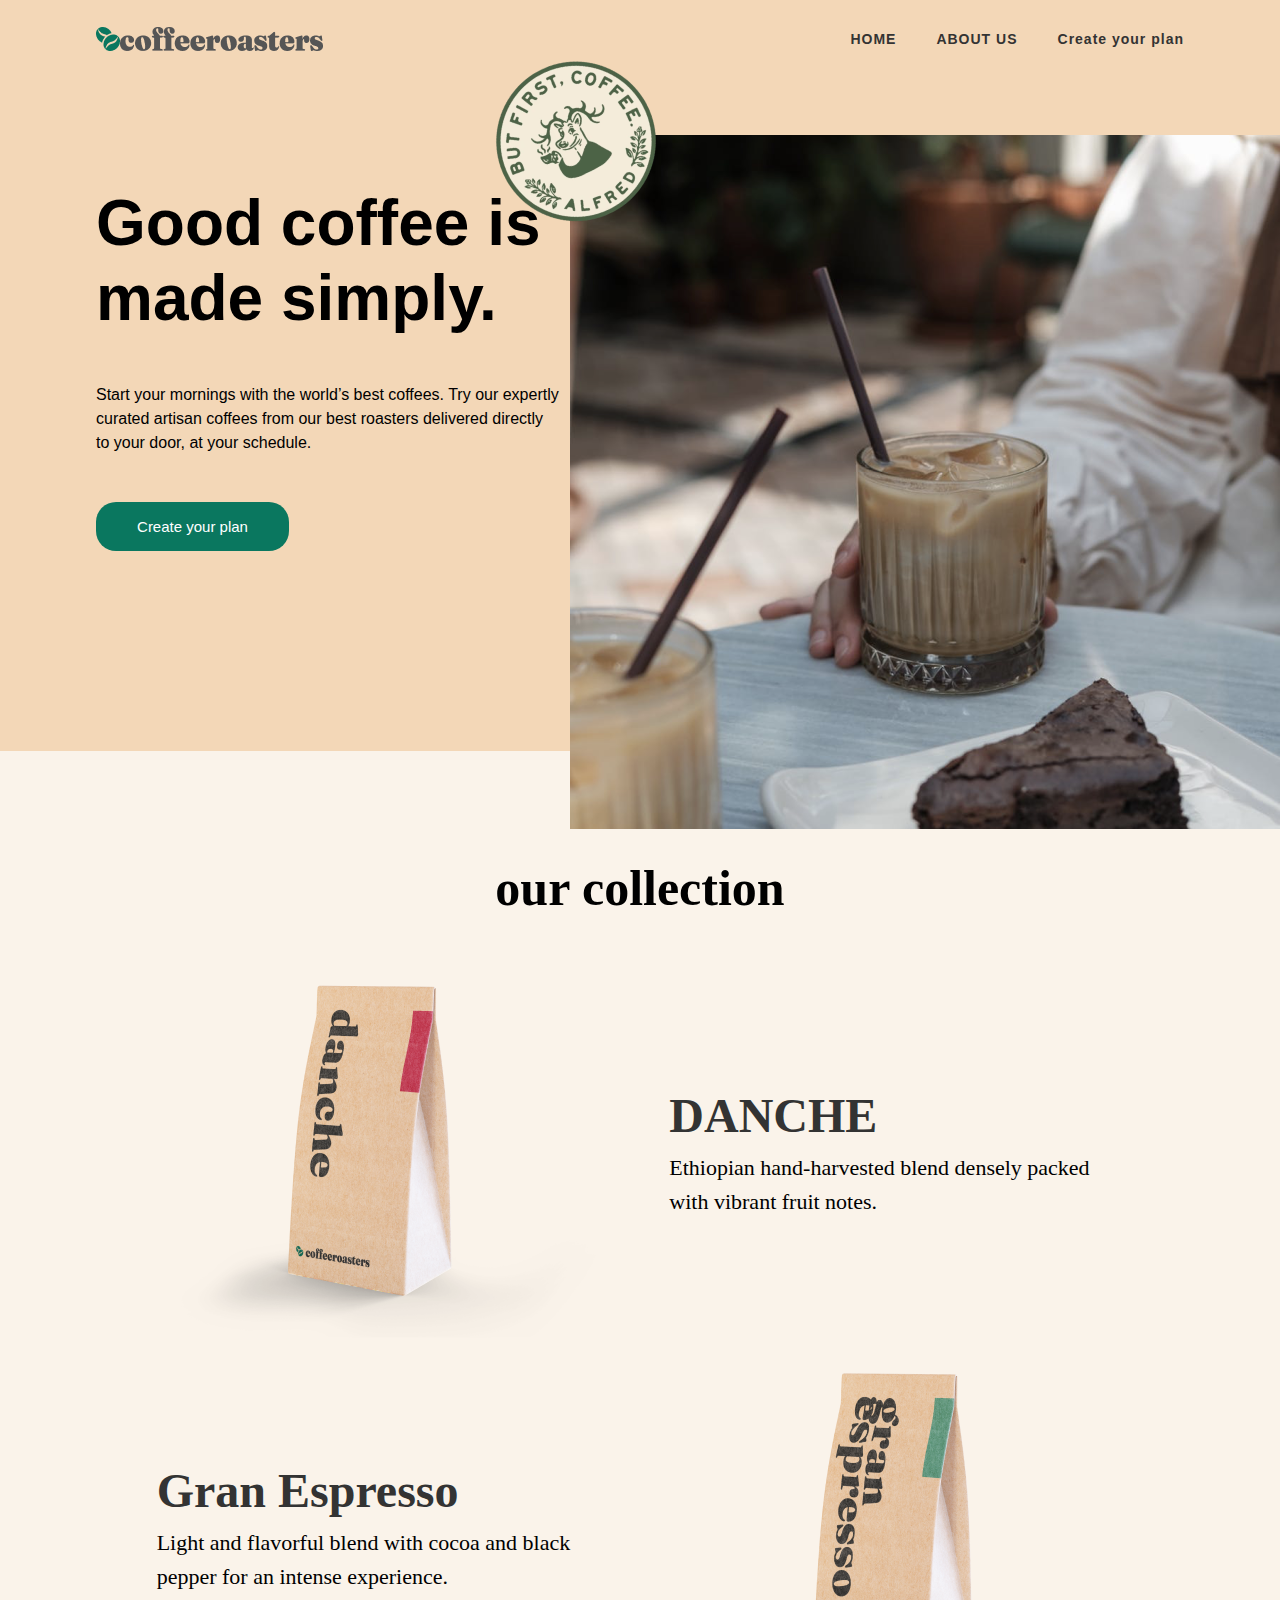
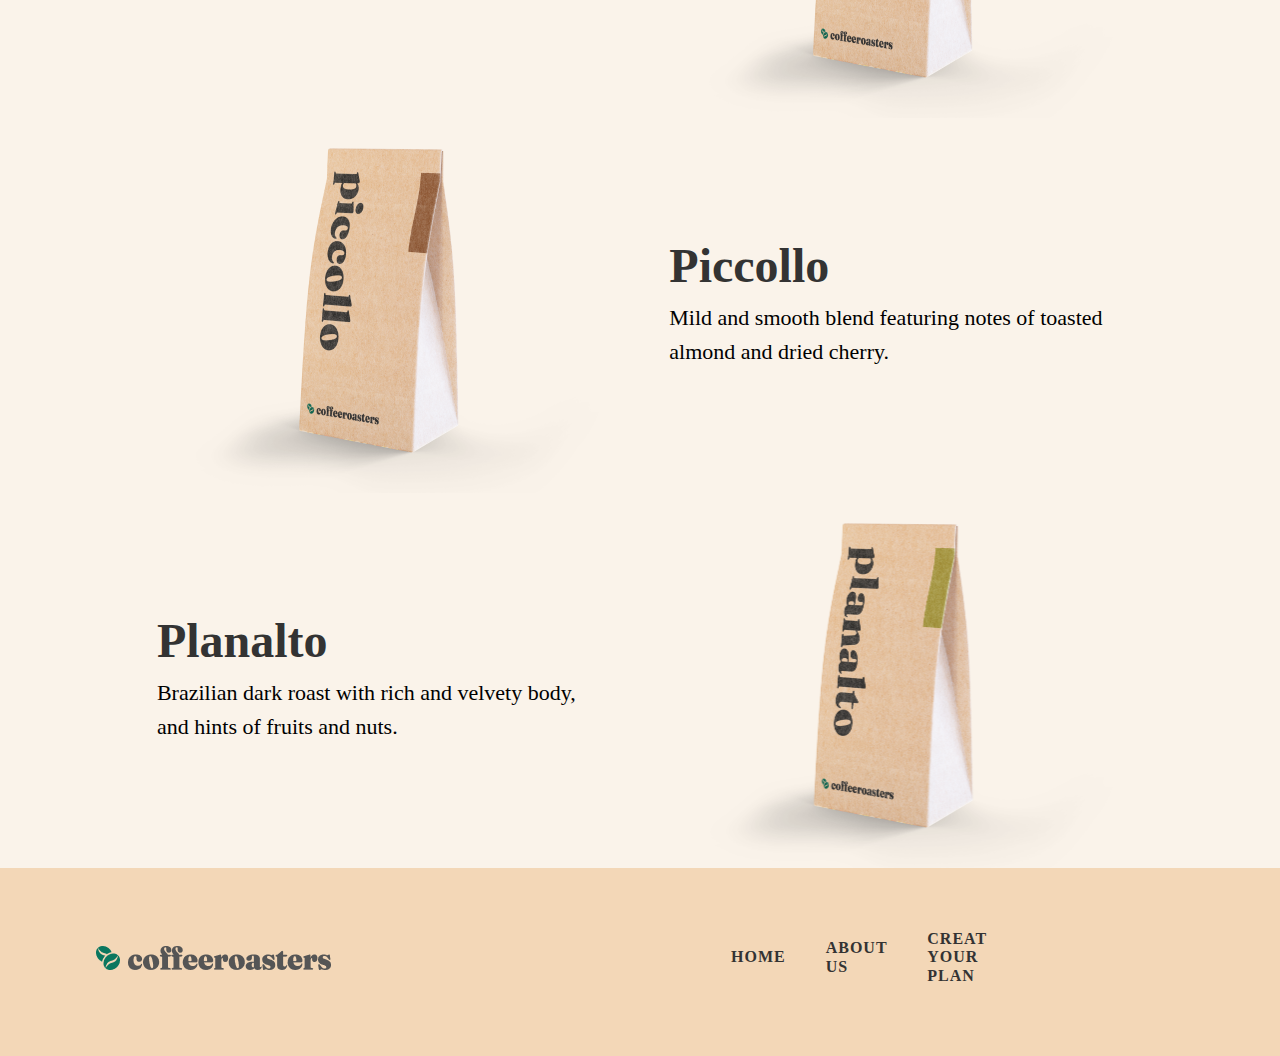
<file: index.html>
<!DOCTYPE html>
<html lang="en">
  <head>
    <meta charset="UTF-8" />
    <meta name="viewport" content="width=device-width, initial-scale=1.0" />
    <link rel="stylesheet" href="./main.css" />
    <title>Coffe</title>
  </head>
  <body>
    <header>
      <nav>
        <div class="container">
          <div class="header-wrapper">
            <img src="./Group 3614 (2).png" alt="Logo" />
            <ul class="header-list">
              <li>
                <a class="header-link" href="">HOME</a>
              </li>
              <li>
                <a class="header-link" target="_blank" href="./about.html"
                  >ABOUT US</a
                >
              </li>
              <li>
                <a class="header-link" href="">Create your plan</a>
              </li>
            </ul>
          </div>
        </div>
      </nav>
    </header>

    <main>
      <section class="main">
        <div class="container">
          <div class="main-wrapper">
            <div class="wrapper-left">
              <h1 class="main-item">Good coffee is made simply.</h1>
              <p class="main-text">
                Start your mornings with the world’s best coffees. Try our
                expertly curated artisan coffees from our best roasters
                delivered directly to your door, at your schedule.
              </p>
              <button class="general-btn">Create your plan</button>
            </div>

            <div class="right-wrapper">
              <img
                class="img-right"
                width="710"
                src="./Rectangle 679 (2).png"
                alt=""
              />
              <div class="img-rotate">
                <img src="./image 40 (2).png" alt="" />
              </div>
            </div>
          </div>
        </div>
      </section>
      <section>
        <div class="container">
          <h2 class="section-title">our collection</h2>
          <div class="section-parent-card">
            <div class="section-wrapper">
              <div class="wrapper-chield">
                <img src="./kopi4.png" alt="" />
                <div class="chield-text">
                  <h3 class="wrapper-h3">DANCHE</h3>
                  <p class="wrapper-p">
                    Ethiopian hand-harvested blend densely packed with vibrant
                    fruit notes.
                  </p>
                </div>
              </div>
            </div>

            <div class="section-wrapper">
              <div class="wrapper-chield">
                <div class="chield-text">
                  <h3 class="wrapper-h3">Gran Espresso</h3>
                  <p class="wrapper-p">
                    Light and flavorful blend with cocoa and black pepper for an
                    intense experience.
                  </p>
                </div>
                <img src="./kopi1 copy.png" alt="" />
              </div>
            </div>

            <div class="section-wrapper">
              <div class="wrapper-chield">
                <img src="./kopi3.png" alt="" />
                <div class="chield-text">
                  <h3 class="wrapper-h3">Piccollo</h3>
                  <p class="wrapper-p">
                    Mild and smooth blend featuring notes of toasted almond and
                    dried cherry.
                  </p>
                </div>
              </div>
            </div>

            <div class="section-wrapper">
              <div class="wrapper-chield">
                <div class="chield-text">
                  <h3 class="wrapper-h3">Planalto</h3>
                  <p class="wrapper-p">
                    Brazilian dark roast with rich and velvety body, and hints
                    of fruits and nuts.
                  </p>
                </div>
                <img width="451.25" height="375" src="./kopi2 (2).png" alt="" />
              </div>
            </div>
          </div>
        </div>
      </section>
    </main>
    <footer>
      <div class="container">
        <div class="footer-wrapper">
          <img src="./Group 3614.png" alt="" />
          <ul class="list-footer">
            <li><a class="list-link" href="#">HOME</a></li>
            <li>
              <a class="list-link" target="_blank" href="./about.html"
                >ABOUT US</a
              >
            </li>
            <li><a class="list-link" href="#">CREAT YOUR PLAN</a></li>
          </ul>
          <div class="link-website">
            <a target="_blank" href="https://www.facebook.com/?locale=ru_RU"
              ><img width="30" height="30" src="./fecebook.webp" alt="logo"
            /></a>
            <a target="_blank" href="https://x.com/?lang=ru"
              ><img width="30" height="30" src="./twitter.png" alt="logo"
            /></a>
            <a target="_blank" href="https://www.instagram.com/"
              ><img width="30" height="30" src="./instagram.png" alt="logo"
            /></a>
          </div>
        </div>
      </div>
    </footer>
  </body>
</html>
</file>
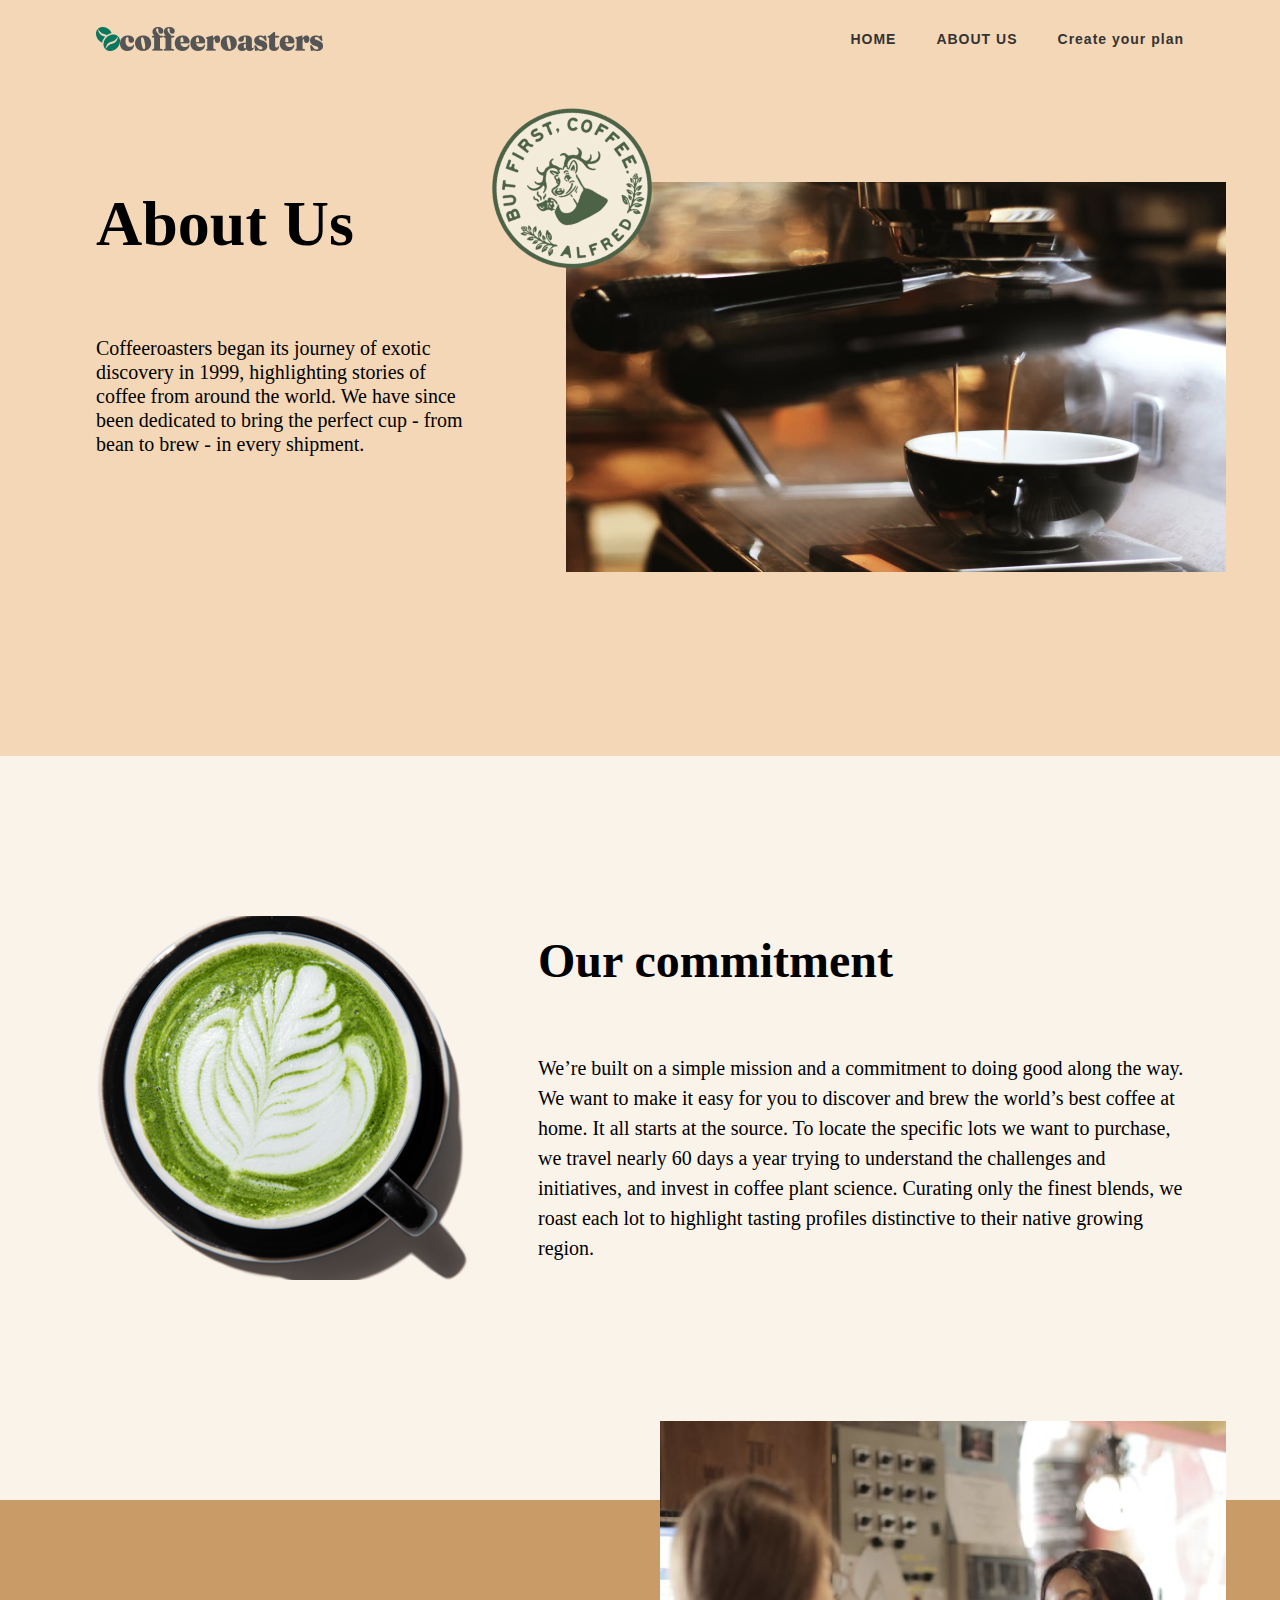
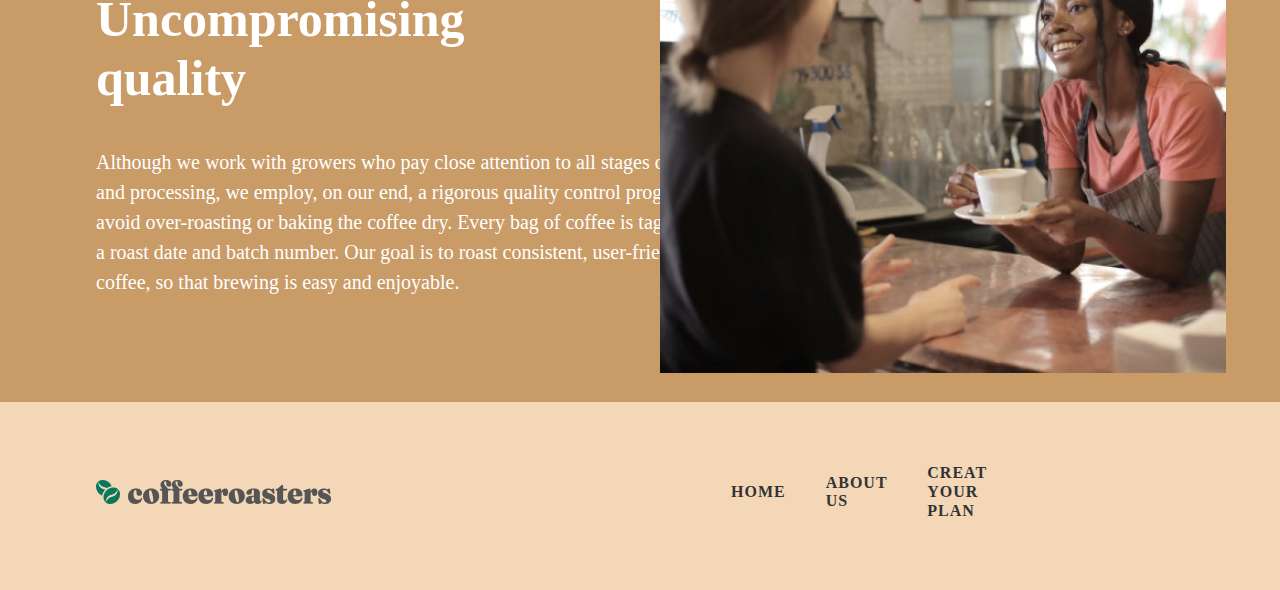
<file: about.html>
<!DOCTYPE html>
<html lang="en">
  <head>
    <meta charset="UTF-8" />
    <meta name="viewport" content="width=device-width, initial-scale=1.0" />
    <link rel="stylesheet" href="./main.css" />
    <title>Coffes</title>
  </head>
  <body>
    <header>
      <nav>
        <div class="container">
          <div class="header-wrapper">
            <img src="./Group 3614 (2).png" alt="Logo" />
            <ul class="header-list">
              <li>
                <a class="header-link" href="">HOME</a>
              </li>
              <li>
                <a class="header-link" target="_blank" href="./index.html"
                  >ABOUT US</a
                >
              </li>
              <li>
                <a class="header-link" href="">Create your plan</a>
              </li>
            </ul>
          </div>
        </div>
      </nav>
    </header>
    <main>
      <section class="section-wraper">
        <div class="container">
          <div class="title-wrapper">
            <div class="title-left">
              <h1 class="title-h1">About Us</h1>
              <p class="title-p">
                Coffeeroasters began its journey of exotic discovery in 1999,
                highlighting stories of coffee from around the world. We have
                since been dedicated to bring the perfect cup - from bean to
                brew - in every shipment.
              </p>
            </div>
            <div class="title-right">
              <img src="./Rectangle 679.png" alt="" />
              <div class="title-rotate">
                <img src="./image 40 (2).png" alt="" />
              </div>
            </div>
          </div>
        </div>
      </section>
      <section>
        <div class="container">
          <div class="section-central">
            <img class="img-section" src="./cup-6 1.png" alt="" />
            <div class="section-centre">
              <h2 class="centre-h2">Our commitment</h2>
              <p class="centre">
                We’re built on a simple mission and a commitment to doing good
                along the way. We want to make it easy for you to discover and
                brew the world’s best coffee at home. It all starts at the
                source. To locate the specific lots we want to purchase, we
                travel nearly 60 days a year trying to understand the challenges
                and initiatives, and invest in coffee plant science. Curating
                only the finest blends, we roast each lot to highlight tasting
                profiles distinctive to their native growing region.
              </p>
            </div>
          </div>
        </div>
      </section>
      <section class="section-footer">
        <div class="container">
          <div class="last-wrapper">
            <div class="last-title">
              <h2 class="h2-section-footer">Uncompromising quality</h2>
              <p class="section-footer-p">
                Although we work with growers who pay close attention to all
                stages of harvest and processing, we employ, on our end, a
                rigorous quality control program to avoid over-roasting or
                baking the coffee dry. Every bag of coffee is tagged with a
                roast date and batch number. Our goal is to roast consistent,
                user-friendly coffee, so that brewing is easy and enjoyable.
              </p>
            </div>
            <div class="img-last">
              <img class="last-img" src="./Rectangle 681.png" alt="" />
            </div>
          </div>
        </div>
      </section>
    </main>
    <footer>
      <div class="container">
        <div class="footer-wrapper">
          <img src="./Group 3614.png" alt="" />
          <ul class="list-footer">
            <li><a class="list-link" href="#">HOME</a></li>
            <li>
              <a class="list-link" target="_blank" href="./index.html"
                >ABOUT US</a
              >
            </li>
            <li><a class="list-link" href="#">CREAT YOUR PLAN</a></li>
          </ul>
          <div class="link-website">
            <a target="_blank" href="https://www.facebook.com/?locale=ru_RU"
              ><img width="30" height="30" src="./fecebook.webp" alt="logo"
            /></a>
            <a target="_blank" href="https://x.com/?lang=ru"
              ><img width="30" height="30" src="./twitter.png" alt="logo"
            /></a>
            <a target="_blank" href="https://www.instagram.com/"
              ><img width="30" height="30" src="./instagram.png" alt="logo"
            /></a>
          </div>
        </div>
      </div>
    </footer>
  </body>
</html>
</file>
<file: main.css>
* {
    padding: 0;
    margin: 0;
    box-sizing: border-box;
    list-style: none;
    text-decoration: none;
    font-family: sans-serif;
}


:root {
    --text-color: #333333;
    --globalColor: #F3D7B7;
    --darkgreen: #0A775F;


}

nav {
    background-color: var(--globalColor);

}

.container {
    margin: 0 auto;
    max-width: 100%;
    width: 85%;
}

.header-wrapper {
    padding: 27px 0 135px 0;
    display: flex;
    align-items: center;
    justify-content: space-between;
}

.header-list {
    display: flex;
    align-items: center;
    gap: 40px;
}

.section-wraper{
    background: rgba(243, 215, 183, 1);
    padding-bottom: 300px;
}
.title-h1{
    font-family: Roboto;
font-size: 64px;
font-weight: 700;
line-height: 75px;
}
.title-p{
    font-family: Roboto;
font-size: 20px;
font-weight: 400;
line-height: 24px;
width: 373px;
padding-top: 75px;
}
.header-link {
    color: var(--text-color);
    font-size: 14px;
    font-weight: 700;
    line-height: 14.06px;
    letter-spacing: 1px;
}
.header-link:hover {
    transition: 500ms ease;
    color: var(--text-color);
    font-size: 15px;
    font-weight: 700;
    line-height: 14.06px;
    letter-spacing: 1px;
}

.main-wrapper {
    display: flex;
    align-items: center;
    justify-content: space-between;

}
.title-wrapper {
    display: flex;
    align-items: center;
    justify-content: space-between;

}
.main {
    background-color: var(--globalColor);
}

.wrapper-left {

    width: 464px;
    display: flex;
    flex-direction: column;
    gap: 47px;

}
.centre{
    width: 646px;
    font-family: Roboto;
font-size: 20px;
font-weight: 400;
padding-top: 64px;
line-height: 30px;
}
.centre-h2{
    font-family: Roboto;
font-size: 48px;
font-weight: 700;
line-height: 56.25px;
}
.section-central{
    display: flex;
    justify-content: space-between;
    align-items: center;
    padding-top: 160px;
    padding-bottom: 220px;
}
.right-wrapper {
    position: absolute;
    top: 15%;
    right: 0;
}
.title-right {
    position: absolute;
    top: 182px;
    right: 54px;
}
.h2-section-footer{
    font-family: Roboto;
font-size: 50px;
font-weight: 700;
line-height: 58.59px;
color: rgba(255, 255, 255, 1);
width: 379px;
}
.section-footer-p{
    font-family: Roboto;
font-size: 20px;
font-weight: 400;
line-height: 30px;
color: rgba(255, 255, 255, 1);
width: 639px;
}
.last-title{
    display: flex;
    flex-direction: column;
    gap: 40px;
padding-top: 90px;
}
.last-wrapper{
    display: flex;
    align-items: center;
    justify-content: space-between;
}
.img-last{
    position: absolute;
    right: 54px;
}
.section-footer{
    background: rgba(201, 155, 103, 1);
}
.last-wrapper{
    padding-bottom: 105px;
}
.main-item {
    font-size: 64px;
    font-weight: 700;
    line-height: 75px;
    text-align: left;

}

.main-text {
    font-size: 16px;
    font-weight: 400;
    line-height: 24px;
    text-align: left;

}

.general-btn {
    padding: 16px 0;
    width: 193px;
    background-color: var(--darkgreen);
    color: #fff;
    border-radius: 20px;
    border: none;
    margin-bottom: 200px;
    font-size: 15px;
}
.general-btn:hover {
    transition: 300ms ease;
    padding: 16px 0;
    width: 195px;
    background-color: #177863;
    color: #f3d4d4;
    border-radius: 25px;
    border: none;
    margin-bottom: 200px;
    font-size: 17px;
}

.img-rotate {
    position: absolute;
    top: -100px;
    left: -100px;
    animation-name: rotate;
    animation-duration: 2s;
    animation-iteration-count: infinite;
}
.title-rotate {
    position: absolute;
    top: -100px;
    left: -100px;
    animation-name: rotate;
    animation-duration: 2s;
    animation-iteration-count: infinite;
}
@keyframes rotate {



    from {
        transform: rotate(0deg);
    }

    to {
        transform: rotate(360deg);

    }
}
.section-title{
    font-family: Roboto;
font-size: 50px;
font-weight: 700;
line-height: 58.59px;
text-align: center;
padding-top: 108px;
}
.wrapper-h3{
    font-family: Roboto;
font-size: 48px;
font-weight: 700;
line-height: 50.25px;
color: rgba(51, 51, 51, 1);
}
.wrapper-p{
    font-family: Roboto;
font-size: 22px;
font-weight: 400;
line-height: 34px;
width: 454px;
padding-top: 10px;
}
.wrapper-chield{
    display: flex;
    justify-content: space-evenly;
    align-items: center;
}
section{
    background-color: rgb(250, 243, 234);
}
.section-parent-card{
    padding-top: 50px;
}
.footer-wrapper{
    display: flex;
    align-items: center;    
    padding: 62px 0 70px 0;
}
footer{
    background-color: var(--globalColor);
}
.list-footer{
    display: flex;
    align-items: center;
    gap: 40px;
    padding-left: 400px;
}
.list-link{
    color:  rgba(51, 51, 51, 1);
    font-family: Roboto;
font-size: 16px;
font-weight: 700;
line-height: 18.75px;
letter-spacing: 1px;
}
.list-link:hover{
    transition: 300ms ease;
    color:  rgb(69, 67, 67);
    font-family: Roboto;
font-size: 17px;
font-weight: 700;
line-height: 18.75px;
letter-spacing: 1px;
}
.link-website{
    display: flex;
    align-items: center;
    margin-left: 331px;
    gap: 30px;
}
</file>
